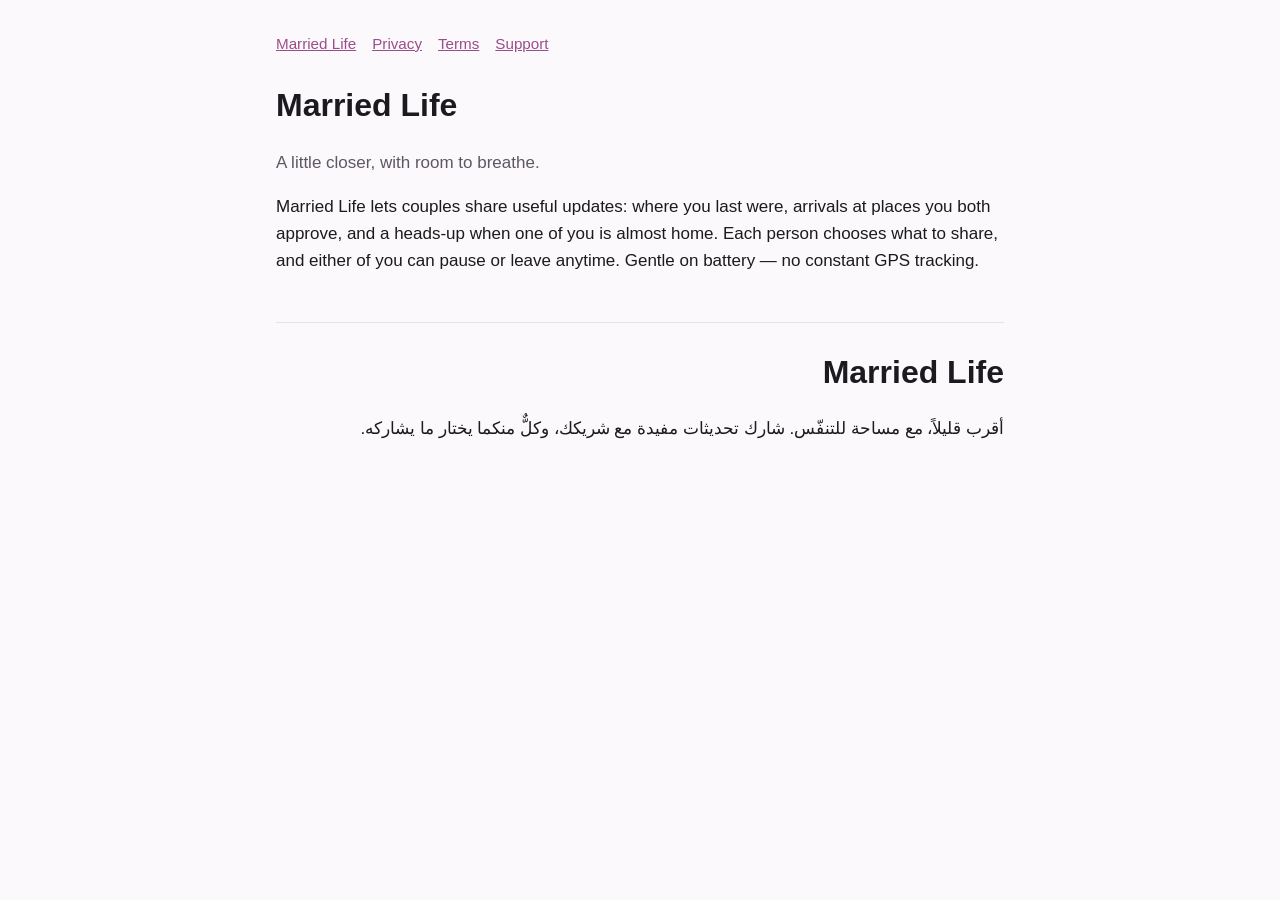
<file: index.html>
<!doctype html>
<html lang="en"><head><meta charset="utf-8"><meta name="viewport" content="width=device-width, initial-scale=1">
<title>Married Life</title><link rel="stylesheet" href="style.css"></head>
<body><main>
<nav><a href="./">Married Life</a><a href="privacy.html">Privacy</a><a href="terms.html">Terms</a><a href="support.html">Support</a></nav>
<h1>Married Life</h1>
<p class="muted">A little closer, with room to breathe.</p>
<p>Married Life lets couples share useful updates: where you last were, arrivals at places you both approve, and a heads-up when one of you is almost home. Each person chooses what to share, and either of you can pause or leave anytime. Gentle on battery — no constant GPS tracking.</p>
<section class="ar" lang="ar"><h1>Married Life</h1><p>أقرب قليلاً، مع مساحة للتنفّس. شارك تحديثات مفيدة مع شريكك، وكلٌّ منكما يختار ما يشاركه.</p></section>
</main></body></html>
</file>
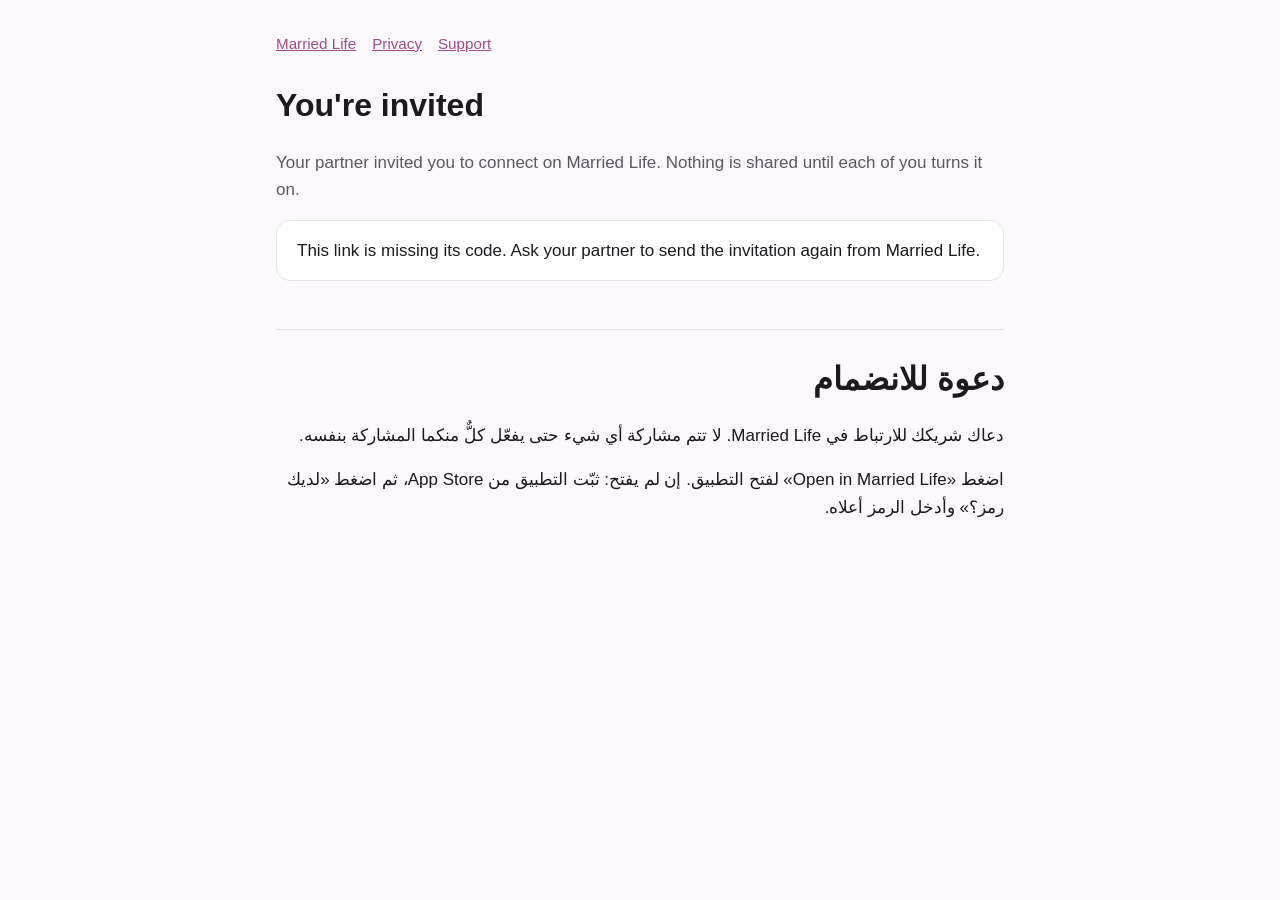
<file: join.html>
<!doctype html>
<html lang="en"><head><meta charset="utf-8"><meta name="viewport" content="width=device-width, initial-scale=1">
<meta name="robots" content="noindex">
<title>Join on Married Life</title><link rel="stylesheet" href="style.css">
<style>
  .code { display:flex; gap:6px; justify-content:center; flex-wrap:wrap; margin: 20px 0 8px; direction:ltr; }
  .code span { width: 2.2em; height: 2.8em; display:flex; align-items:center; justify-content:center;
    font: 700 1.5rem/1 ui-monospace, SFMono-Regular, Menlo, monospace; background: var(--card);
    border: 1px solid var(--line); border-radius: 10px; }
  .actions { display:flex; flex-direction:column; gap:12px; margin: 24px 0; }
  .button { display:block; text-align:center; padding: 14px 18px; border-radius: 14px; font-weight: 600;
    text-decoration:none; border: 1px solid var(--accent); }
  .button.primary { background: var(--accent); color: #fff; }
  @media (prefers-color-scheme: dark) { .button.primary { color: #141215; } }
  .hidden { display:none; }
  ol { padding-inline-start: 1.3em; }
</style>
</head>
<body><main>
<nav><a href="./">Married Life</a><a href="privacy.html">Privacy</a><a href="support.html">Support</a></nav>
<h1>You're invited</h1>
<p class="muted">Your partner invited you to connect on Married Life. Nothing is shared until each of you turns it on.</p>

<div id="with-code" class="hidden">
  <div class="card">
    <p style="margin:0;text-align:center">Your invitation code</p>
    <div class="code" id="code" aria-label="Invitation code"></div>
    <p class="muted" style="margin:0;text-align:center;font-size:.9rem">It expires 24 hours after it was created.</p>
  </div>
  <div class="actions">
    <a class="button primary" id="open">Open in Married Life</a>
    <a class="button" href="https://apps.apple.com/app/id6839338846">Get Married Life on the App Store</a>
  </div>
  <h2>What you'll share — only if you both choose to</h2>
  <ul>
    <li>"Almost home" heads-ups and arrivals at places you both approve</li>
    <li>Notes, plans, important dates and a question of the day</li>
    <li>A private photo timeline of your moments together</li>
    <li>One membership covers both of you</li>
  </ul>
  <h2>If the button doesn't open the app</h2>
  <ol>
    <li>Install Married Life from the App Store and open it.</li>
    <li>Tap <em>Have a code?</em></li>
    <li>Enter the code above, check who it's from, and accept.</li>
  </ol>
</div>

<div id="no-code" class="hidden card">
  <p style="margin:0">This link is missing its code. Ask your partner to send the invitation again from Married Life.</p>
</div>

<section class="ar" lang="ar">
  <h1>دعوة للانضمام</h1>
  <p>دعاك شريكك للارتباط في Married Life. لا تتم مشاركة أي شيء حتى يفعّل كلٌّ منكما المشاركة بنفسه.</p>
  <p>اضغط «Open in Married Life» لفتح التطبيق. إن لم يفتح: ثبّت التطبيق من App Store، ثم اضغط «لديك رمز؟» وأدخل الرمز أعلاه.</p>
</section>

<script>
  // The code is read from ?c=CODE and only ever shown as text (8 letters/digits, nothing else).
  (function () {
    var raw = new URLSearchParams(location.search).get("c") || "";
    var code = raw.toUpperCase().replace(/[^A-Z0-9]/g, "").slice(0, 8);
    if (code.length !== 8) {
      document.getElementById("no-code").classList.remove("hidden");
      return;
    }
    var box = document.getElementById("code");
    for (var i = 0; i < code.length; i++) {
      var span = document.createElement("span");
      span.textContent = code[i];
      box.appendChild(span);
    }
    document.getElementById("open").href = "marriedlife://join/" + code;
    document.getElementById("with-code").classList.remove("hidden");
    // On an iPhone with the app installed, go straight to the invitation (iOS asks "Open?" once).
    // Without the app nothing happens and this page stays, with the App Store link.
    if (/iPhone|iPad|iPod/.test(navigator.userAgent)) {
      setTimeout(function () { location.href = "marriedlife://join/" + code; }, 400);
    }
  })();
</script>
</main></body></html>
</file>
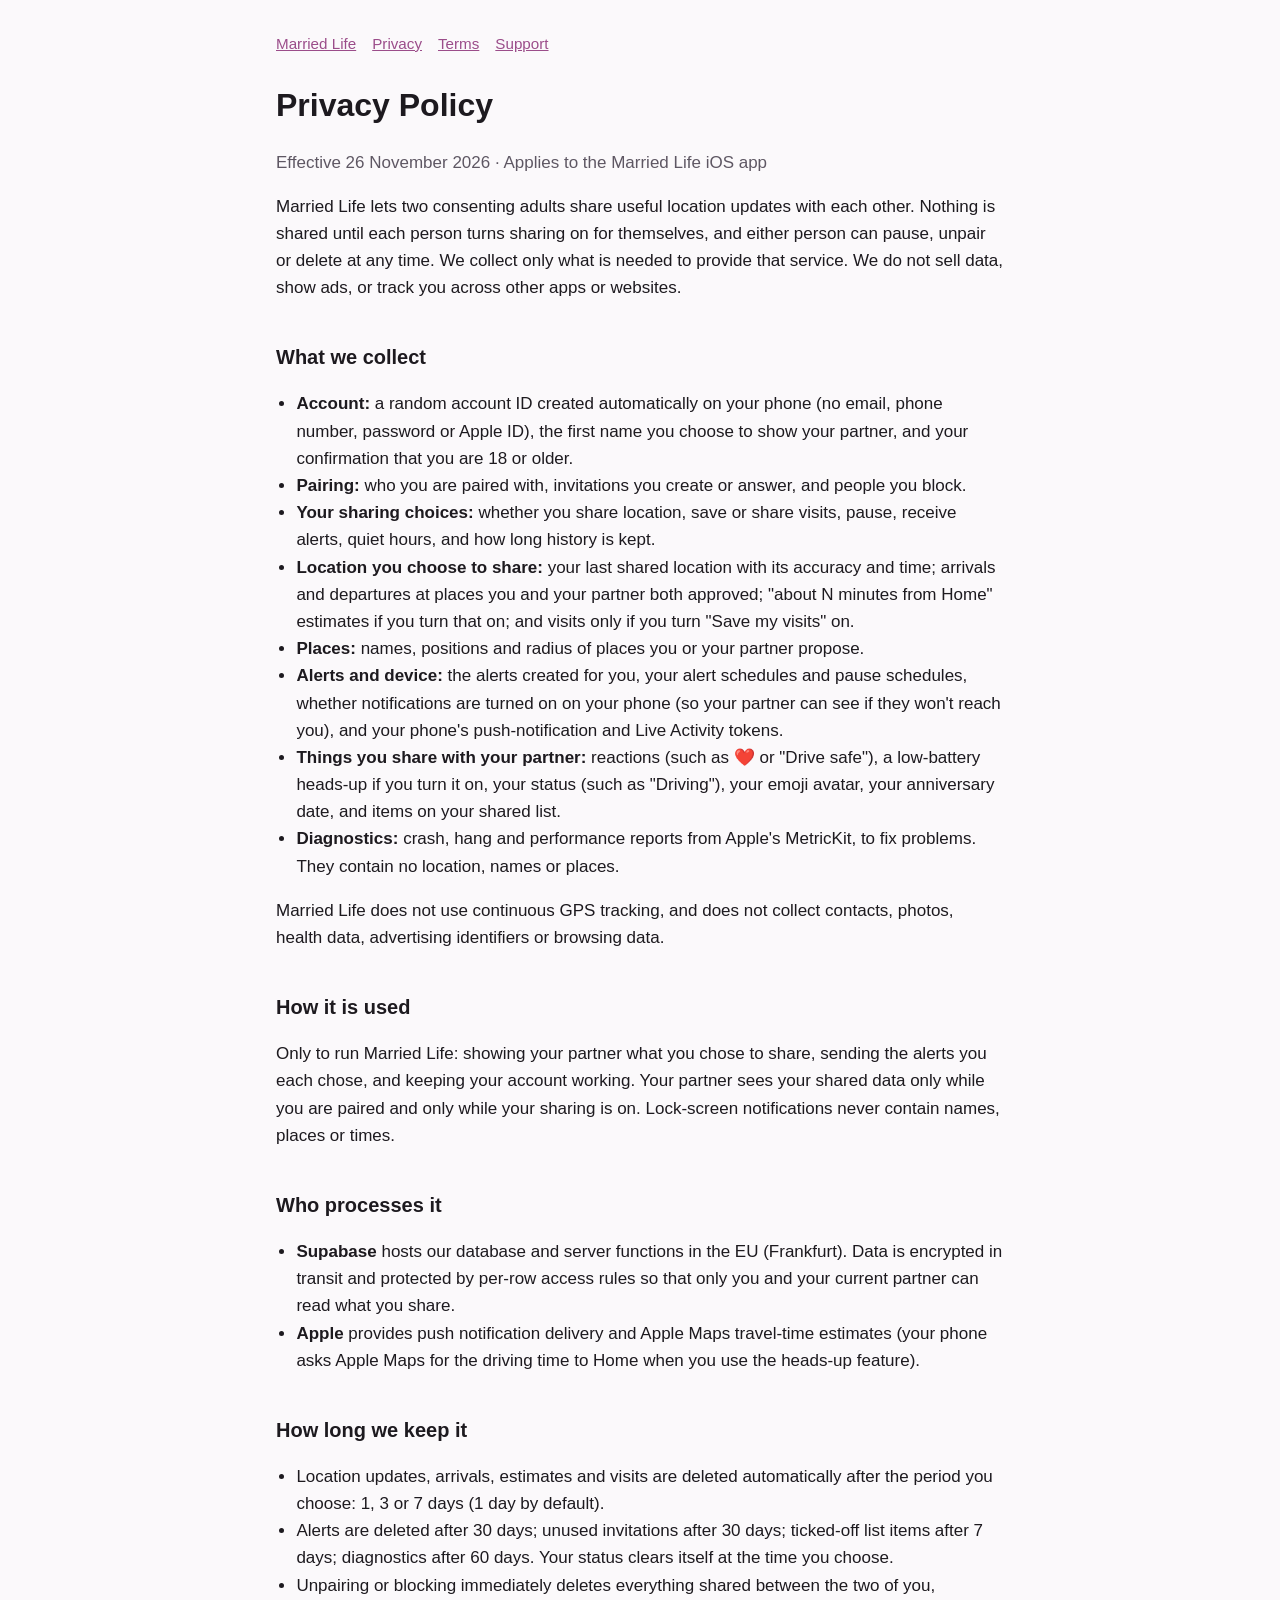
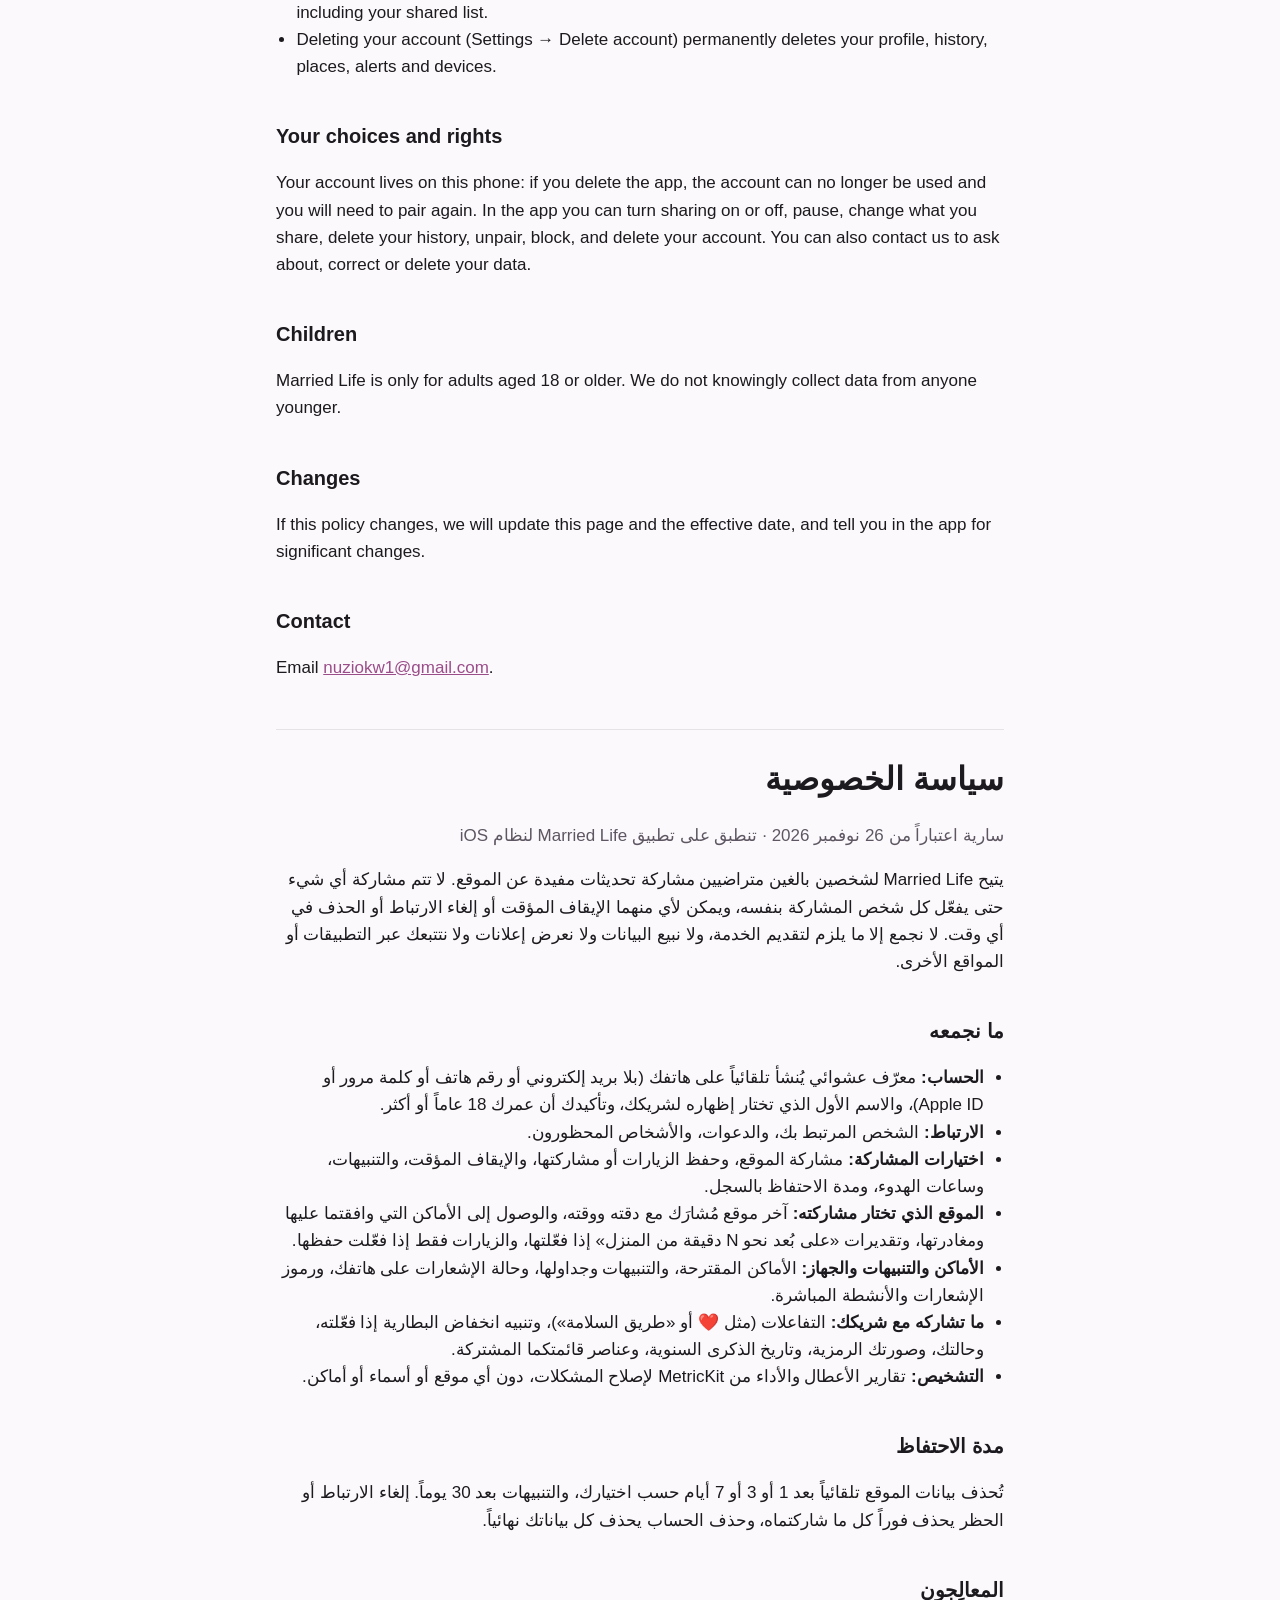
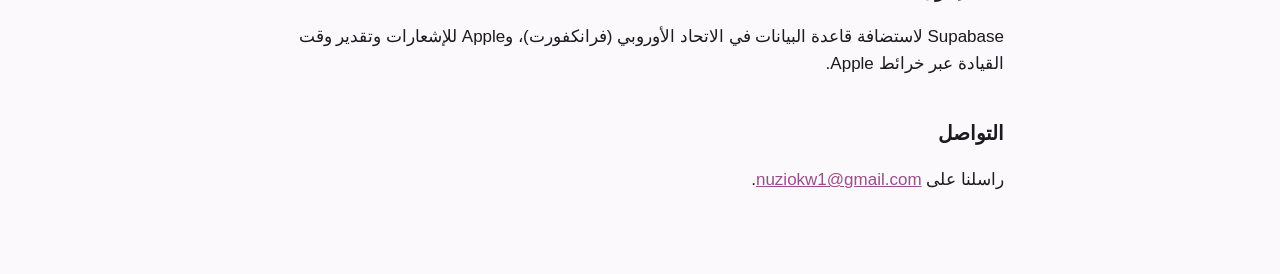
<file: privacy.html>
<!doctype html>
<html lang="en"><head><meta charset="utf-8"><meta name="viewport" content="width=device-width, initial-scale=1">
<title>Married Life Privacy Policy</title><link rel="stylesheet" href="style.css"></head>
<body><main>
<nav><a href="./">Married Life</a><a href="privacy.html">Privacy</a><a href="terms.html">Terms</a><a href="support.html">Support</a></nav>
<h1>Privacy Policy</h1>
<p class="muted">Effective 26 November 2026 · Applies to the Married Life iOS app</p>

<p>Married Life lets two consenting adults share useful location updates with each other. Nothing is shared until each person turns sharing on for themselves, and either person can pause, unpair or delete at any time. We collect only what is needed to provide that service. We do not sell data, show ads, or track you across other apps or websites.</p>

<h2>What we collect</h2>
<ul>
<li><strong>Account:</strong> a random account ID created automatically on your phone (no email, phone number, password or Apple ID), the first name you choose to show your partner, and your confirmation that you are 18 or older.</li>
<li><strong>Pairing:</strong> who you are paired with, invitations you create or answer, and people you block.</li>
<li><strong>Your sharing choices:</strong> whether you share location, save or share visits, pause, receive alerts, quiet hours, and how long history is kept.</li>
<li><strong>Location you choose to share:</strong> your last shared location with its accuracy and time; arrivals and departures at places you and your partner both approved; "about N minutes from Home" estimates if you turn that on; and visits only if you turn "Save my visits" on.</li>
<li><strong>Places:</strong> names, positions and radius of places you or your partner propose.</li>
<li><strong>Alerts and device:</strong> the alerts created for you, your alert schedules and pause schedules, whether notifications are turned on on your phone (so your partner can see if they won't reach you), and your phone's push-notification and Live Activity tokens.</li>
<li><strong>Things you share with your partner:</strong> reactions (such as ❤️ or "Drive safe"), a low-battery heads-up if you turn it on, your status (such as "Driving"), your emoji avatar, your anniversary date, and items on your shared list.</li>
<li><strong>Diagnostics:</strong> crash, hang and performance reports from Apple's MetricKit, to fix problems. They contain no location, names or places.</li>
</ul>
<p>Married Life does not use continuous GPS tracking, and does not collect contacts, photos, health data, advertising identifiers or browsing data.</p>

<h2>How it is used</h2>
<p>Only to run Married Life: showing your partner what you chose to share, sending the alerts you each chose, and keeping your account working. Your partner sees your shared data only while you are paired and only while your sharing is on. Lock-screen notifications never contain names, places or times.</p>

<h2>Who processes it</h2>
<ul>
<li><strong>Supabase</strong> hosts our database and server functions in the EU (Frankfurt). Data is encrypted in transit and protected by per-row access rules so that only you and your current partner can read what you share.</li>
<li><strong>Apple</strong> provides push notification delivery and Apple Maps travel-time estimates (your phone asks Apple Maps for the driving time to Home when you use the heads-up feature).</li>
</ul>

<h2>How long we keep it</h2>
<ul>
<li>Location updates, arrivals, estimates and visits are deleted automatically after the period you choose: 1, 3 or 7 days (1 day by default).</li>
<li>Alerts are deleted after 30 days; unused invitations after 30 days; ticked-off list items after 7 days; diagnostics after 60 days. Your status clears itself at the time you choose.</li>
<li>Unpairing or blocking immediately deletes everything shared between the two of you, including your shared list.</li>
<li>Deleting your account (Settings → Delete account) permanently deletes your profile, history, places, alerts and devices.</li>
</ul>

<h2>Your choices and rights</h2>
<p>Your account lives on this phone: if you delete the app, the account can no longer be used and you will need to pair again. In the app you can turn sharing on or off, pause, change what you share, delete your history, unpair, block, and delete your account. You can also contact us to ask about, correct or delete your data.</p>

<h2>Children</h2>
<p>Married Life is only for adults aged 18 or older. We do not knowingly collect data from anyone younger.</p>

<h2>Changes</h2>
<p>If this policy changes, we will update this page and the effective date, and tell you in the app for significant changes.</p>

<h2>Contact</h2>
<p>Email <a href="mailto:nuziokw1@gmail.com">nuziokw1@gmail.com</a>.</p>

<section class="ar" lang="ar">
<h1>سياسة الخصوصية</h1>
<p class="muted">سارية اعتباراً من 26 نوفمبر 2026 · تنطبق على تطبيق Married Life لنظام iOS</p>
<p>يتيح Married Life لشخصين بالغين متراضيين مشاركة تحديثات مفيدة عن الموقع. لا تتم مشاركة أي شيء حتى يفعّل كل شخص المشاركة بنفسه، ويمكن لأي منهما الإيقاف المؤقت أو إلغاء الارتباط أو الحذف في أي وقت. لا نجمع إلا ما يلزم لتقديم الخدمة، ولا نبيع البيانات ولا نعرض إعلانات ولا نتتبعك عبر التطبيقات أو المواقع الأخرى.</p>
<h2>ما نجمعه</h2>
<ul>
<li><strong>الحساب:</strong> معرّف عشوائي يُنشأ تلقائياً على هاتفك (بلا بريد إلكتروني أو رقم هاتف أو كلمة مرور أو Apple ID)، والاسم الأول الذي تختار إظهاره لشريكك، وتأكيدك أن عمرك 18 عاماً أو أكثر.</li>
<li><strong>الارتباط:</strong> الشخص المرتبط بك، والدعوات، والأشخاص المحظورون.</li>
<li><strong>اختيارات المشاركة:</strong> مشاركة الموقع، وحفظ الزيارات أو مشاركتها، والإيقاف المؤقت، والتنبيهات، وساعات الهدوء، ومدة الاحتفاظ بالسجل.</li>
<li><strong>الموقع الذي تختار مشاركته:</strong> آخر موقع مُشارَك مع دقته ووقته، والوصول إلى الأماكن التي وافقتما عليها ومغادرتها، وتقديرات «على بُعد نحو N دقيقة من المنزل» إذا فعّلتها، والزيارات فقط إذا فعّلت حفظها.</li>
<li><strong>الأماكن والتنبيهات والجهاز:</strong> الأماكن المقترحة، والتنبيهات وجداولها، وحالة الإشعارات على هاتفك، ورموز الإشعارات والأنشطة المباشرة.</li>
<li><strong>ما تشاركه مع شريكك:</strong> التفاعلات (مثل ❤️ أو «طريق السلامة»)، وتنبيه انخفاض البطارية إذا فعّلته، وحالتك، وصورتك الرمزية، وتاريخ الذكرى السنوية، وعناصر قائمتكما المشتركة.</li>
<li><strong>التشخيص:</strong> تقارير الأعطال والأداء من MetricKit لإصلاح المشكلات، دون أي موقع أو أسماء أو أماكن.</li>
</ul>
<h2>مدة الاحتفاظ</h2>
<p>تُحذف بيانات الموقع تلقائياً بعد 1 أو 3 أو 7 أيام حسب اختيارك، والتنبيهات بعد 30 يوماً. إلغاء الارتباط أو الحظر يحذف فوراً كل ما شاركتماه، وحذف الحساب يحذف كل بياناتك نهائياً.</p>
<h2>المعالِجون</h2>
<p>Supabase لاستضافة قاعدة البيانات في الاتحاد الأوروبي (فرانكفورت)، وApple للإشعارات وتقدير وقت القيادة عبر خرائط Apple.</p>
<h2>التواصل</h2>
<p>راسلنا على <a href="mailto:nuziokw1@gmail.com">nuziokw1@gmail.com</a>.</p>
</section>
</main></body></html>
</file>
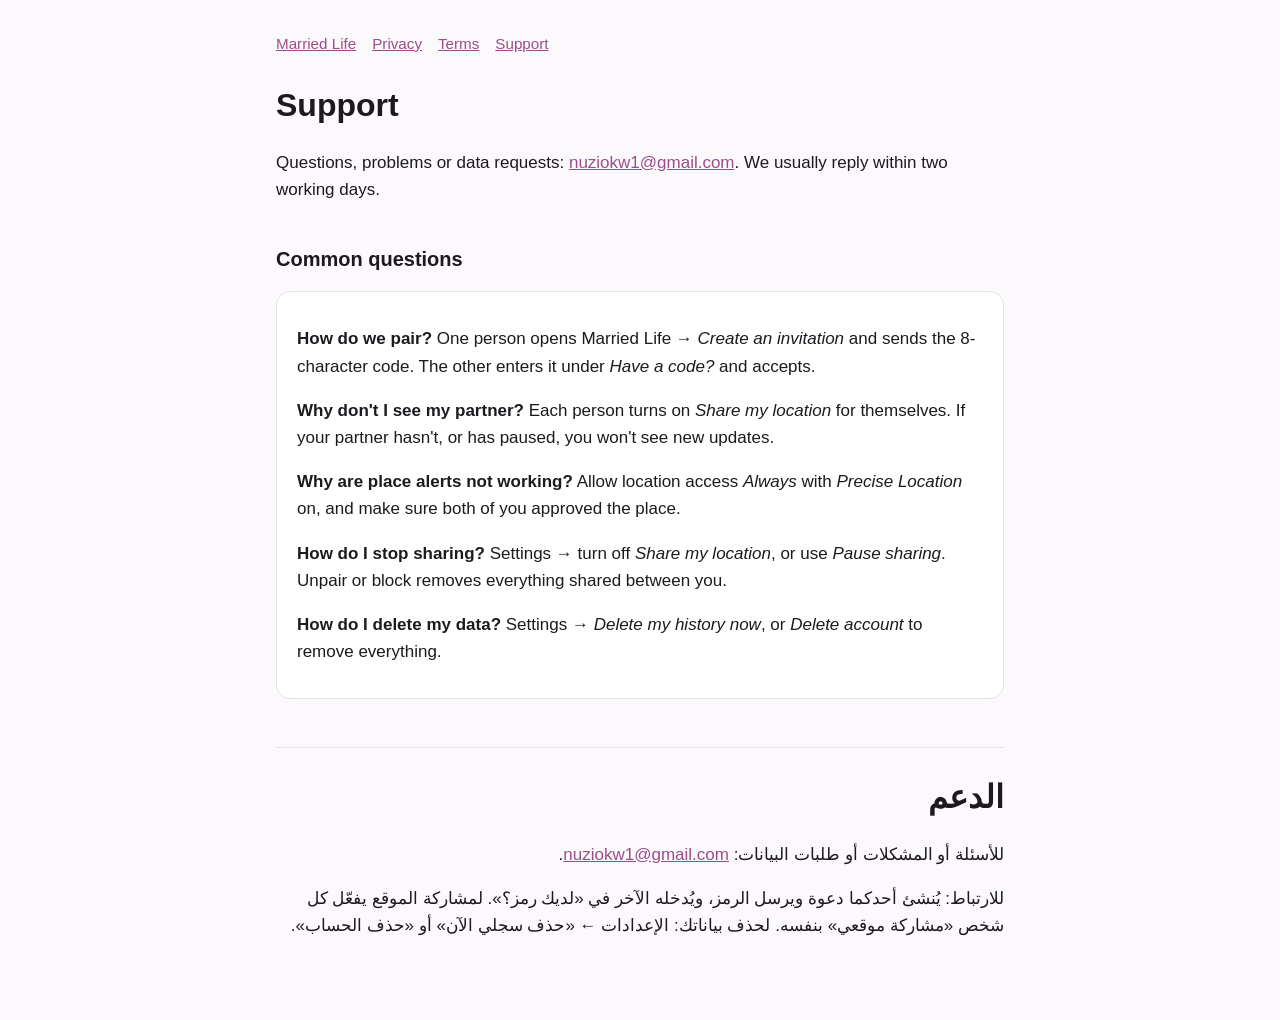
<file: support.html>
<!doctype html>
<html lang="en"><head><meta charset="utf-8"><meta name="viewport" content="width=device-width, initial-scale=1">
<title>Married Life Support</title><link rel="stylesheet" href="style.css"></head>
<body><main>
<nav><a href="./">Married Life</a><a href="privacy.html">Privacy</a><a href="terms.html">Terms</a><a href="support.html">Support</a></nav>
<h1>Support</h1>
<p>Questions, problems or data requests: <a href="mailto:nuziokw1@gmail.com">nuziokw1@gmail.com</a>. We usually reply within two working days.</p>
<h2>Common questions</h2>
<div class="card">
<p><strong>How do we pair?</strong> One person opens Married Life → <em>Create an invitation</em> and sends the 8-character code. The other enters it under <em>Have a code?</em> and accepts.</p>
<p><strong>Why don't I see my partner?</strong> Each person turns on <em>Share my location</em> for themselves. If your partner hasn't, or has paused, you won't see new updates.</p>
<p><strong>Why are place alerts not working?</strong> Allow location access <em>Always</em> with <em>Precise Location</em> on, and make sure both of you approved the place.</p>
<p><strong>How do I stop sharing?</strong> Settings → turn off <em>Share my location</em>, or use <em>Pause sharing</em>. Unpair or block removes everything shared between you.</p>
<p><strong>How do I delete my data?</strong> Settings → <em>Delete my history now</em>, or <em>Delete account</em> to remove everything.</p>
</div>
<section class="ar" lang="ar">
<h1>الدعم</h1>
<p>للأسئلة أو المشكلات أو طلبات البيانات: <a href="mailto:nuziokw1@gmail.com">nuziokw1@gmail.com</a>.</p>
<p>للارتباط: يُنشئ أحدكما دعوة ويرسل الرمز، ويُدخله الآخر في «لديك رمز؟». لمشاركة الموقع يفعّل كل شخص «مشاركة موقعي» بنفسه. لحذف بياناتك: الإعدادات ← «حذف سجلي الآن» أو «حذف الحساب».</p>
</section>
</main></body></html>
</file>
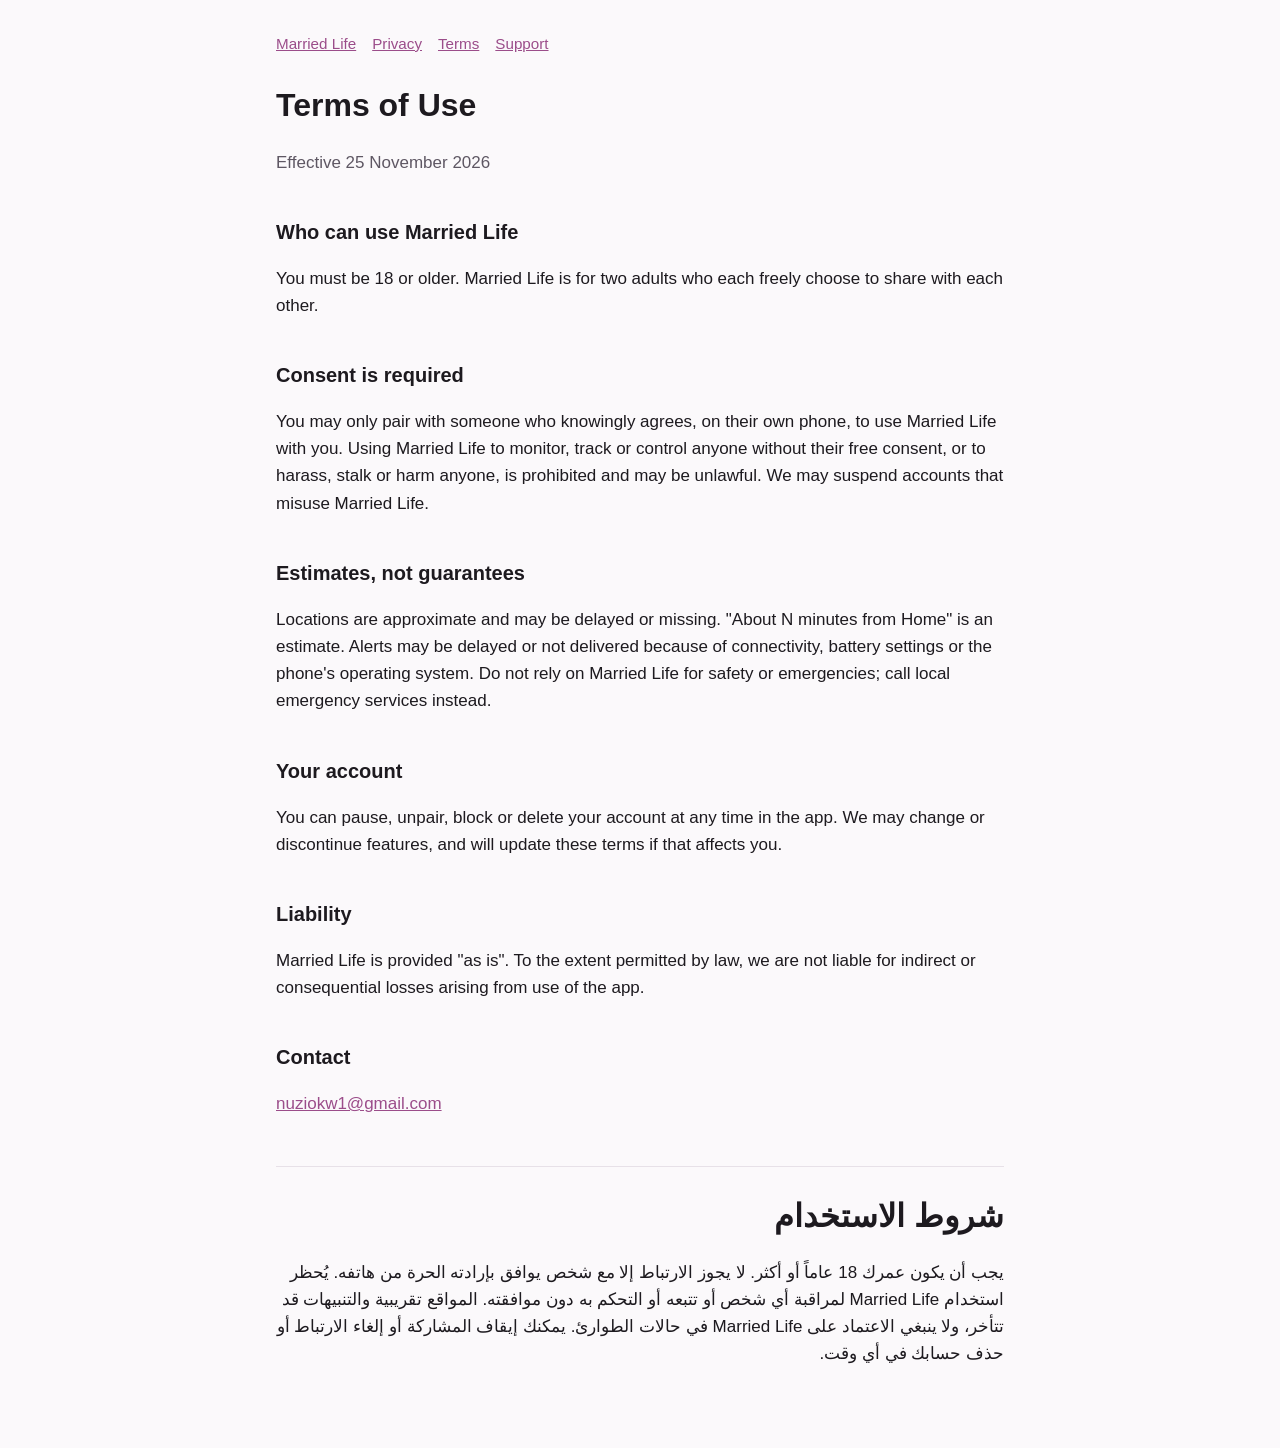
<file: terms.html>
<!doctype html>
<html lang="en"><head><meta charset="utf-8"><meta name="viewport" content="width=device-width, initial-scale=1">
<title>Married Life Terms of Use</title><link rel="stylesheet" href="style.css"></head>
<body><main>
<nav><a href="./">Married Life</a><a href="privacy.html">Privacy</a><a href="terms.html">Terms</a><a href="support.html">Support</a></nav>
<h1>Terms of Use</h1>
<p class="muted">Effective 25 November 2026</p>
<h2>Who can use Married Life</h2>
<p>You must be 18 or older. Married Life is for two adults who each freely choose to share with each other.</p>
<h2>Consent is required</h2>
<p>You may only pair with someone who knowingly agrees, on their own phone, to use Married Life with you. Using Married Life to monitor, track or control anyone without their free consent, or to harass, stalk or harm anyone, is prohibited and may be unlawful. We may suspend accounts that misuse Married Life.</p>
<h2>Estimates, not guarantees</h2>
<p>Locations are approximate and may be delayed or missing. "About N minutes from Home" is an estimate. Alerts may be delayed or not delivered because of connectivity, battery settings or the phone's operating system. Do not rely on Married Life for safety or emergencies; call local emergency services instead.</p>
<h2>Your account</h2>
<p>You can pause, unpair, block or delete your account at any time in the app. We may change or discontinue features, and will update these terms if that affects you.</p>
<h2>Liability</h2>
<p>Married Life is provided "as is". To the extent permitted by law, we are not liable for indirect or consequential losses arising from use of the app.</p>
<h2>Contact</h2>
<p><a href="mailto:nuziokw1@gmail.com">nuziokw1@gmail.com</a></p>
<section class="ar" lang="ar">
<h1>شروط الاستخدام</h1>
<p>يجب أن يكون عمرك 18 عاماً أو أكثر. لا يجوز الارتباط إلا مع شخص يوافق بإرادته الحرة من هاتفه. يُحظر استخدام Married Life لمراقبة أي شخص أو تتبعه أو التحكم به دون موافقته. المواقع تقريبية والتنبيهات قد تتأخر، ولا ينبغي الاعتماد على Married Life في حالات الطوارئ. يمكنك إيقاف المشاركة أو إلغاء الارتباط أو حذف حسابك في أي وقت.</p>
</section>
</main></body></html>
</file>
<file: style.css>
:root { --bg:#fbf9fb; --fg:#1d1a1f; --muted:#5e5763; --accent:#9b4d8a; --card:#ffffff; --line:#e7e1e8; }
@media (prefers-color-scheme: dark) { :root { --bg:#141215; --fg:#f2eef3; --muted:#b3aab7; --accent:#d9a6cc; --card:#1e1b20; --line:#332e36; } }
* { box-sizing: border-box; }
body { margin:0; background:var(--bg); color:var(--fg); font:17px/1.6 -apple-system, BlinkMacSystemFont, "Segoe UI", "Noto Naskh Arabic", sans-serif; }
main { max-width: 760px; margin: 0 auto; padding: 32px 16px 64px; }
h1 { font-size: 2rem; margin: 0 0 4px; } h2 { margin-top: 2em; font-size: 1.25rem; }
.muted { color: var(--muted); } a { color: var(--accent); }
nav { display:flex; gap:16px; flex-wrap:wrap; margin-bottom: 24px; font-size: .95rem; }
section.ar { direction: rtl; text-align: right; border-top: 1px solid var(--line); margin-top: 48px; padding-top: 24px; }
ul { padding-inline-start: 1.2em; }
.card { background: var(--card); border:1px solid var(--line); border-radius: 14px; padding: 16px 20px; }
</file>
